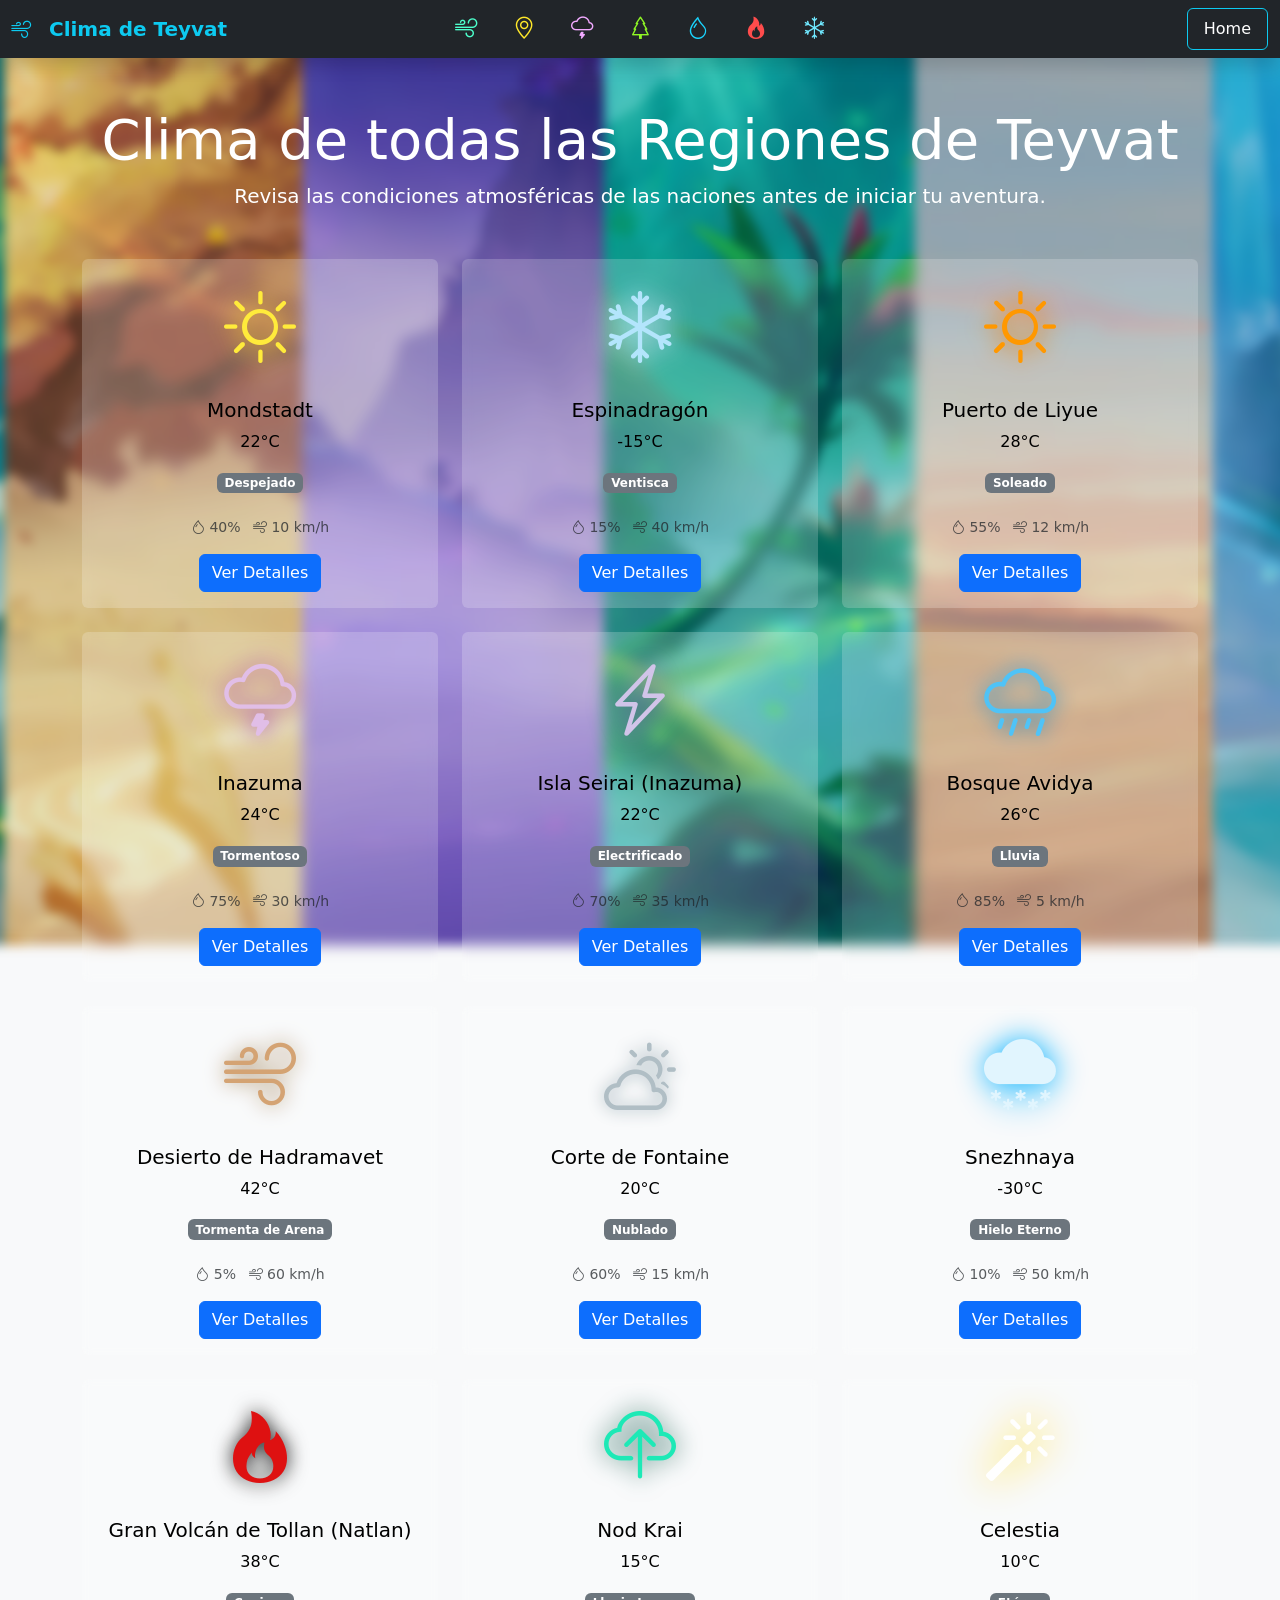
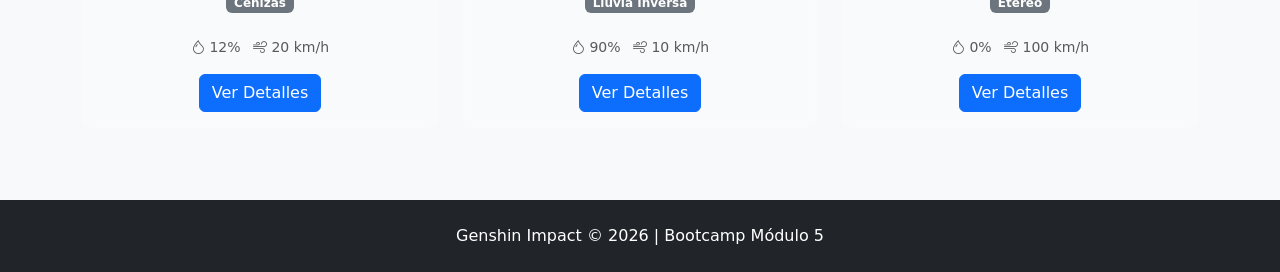
<file: index.html>
<!DOCTYPE html>
<html lang="es">

<head>
    <meta charset="UTF-8">
    <meta name="viewport" content="width=device-width, initial-scale=1.0">
    <title>Teyvat Weather - Inicio</title>
    <link href="https://cdn.jsdelivr.net/npm/bootstrap@5.3.0/dist/css/bootstrap.min.css" rel="stylesheet">
    <link rel="stylesheet" href="https://cdn.jsdelivr.net/npm/bootstrap-icons@1.11.0/font/bootstrap-icons.css">
    <link rel="stylesheet" href="assets/css/styles.css">
</head>

<body class="bg-light d-flex flex-column min-vh-100">

    <header>
       <nav class="navbar navbar-expand-lg navbar-dark bg-dark shadow">
    <div class="container-fluid">
        <a class="navbar-brand fw-bold text-info" href="index.html">
            <i class="bi bi-wind"></i> Clima de Teyvat
        </a>
        
        <div class="nation-icons-container d-none d-lg-flex">
            <i class="bi bi-wind" title="Anemo - Mondstadt"></i>
            <i class="bi bi-geo-alt" title="Geo - Liyue"></i>
            <i class="bi bi-cloud-lightning" title="Electro - Inazuma"></i>
            <i class="bi bi-tree" title="Dendro - Sumeru"></i>
            <i class="bi bi-droplet" title="Hydro - Fontaine"></i>
            <i class="bi bi-fire" title="Pyro - Natlan"></i>
            <i class="bi bi-snow" title="Cryo - Snezhnaya"></i>
        </div>

        <div class="navbar-nav ms-auto">
            <a class="nav-link active border border-info rounded px-3" href="index.html">Home</a>
        </div>
    </div>
</nav>
    </header>

    <main class="container my-5">
        <div class="text-center mb-5">
            <h1 class="display-4">Clima de todas las Regiones de Teyvat</h1>
            <p class="lead">Revisa las condiciones atmosféricas de las naciones antes de iniciar tu aventura.</p>
        </div>

        <div id="contenedor-regiones" class="row">
            <div class="col-12 text-center">
                <p>Cargando datos de Teyvat...</p>
            </div>
        </div>
    </main>

    <footer class="bg-dark text-white text-center py-4 mt-auto">
        <p class="mb-0">Genshin Impact &copy; 2026 | Bootcamp Módulo 5</p>
    </footer>

    <script src="assets/js/WeatherApp.js"></script>
    <script src="assets/js/main.js"></script>
</body>

</html>
</file>
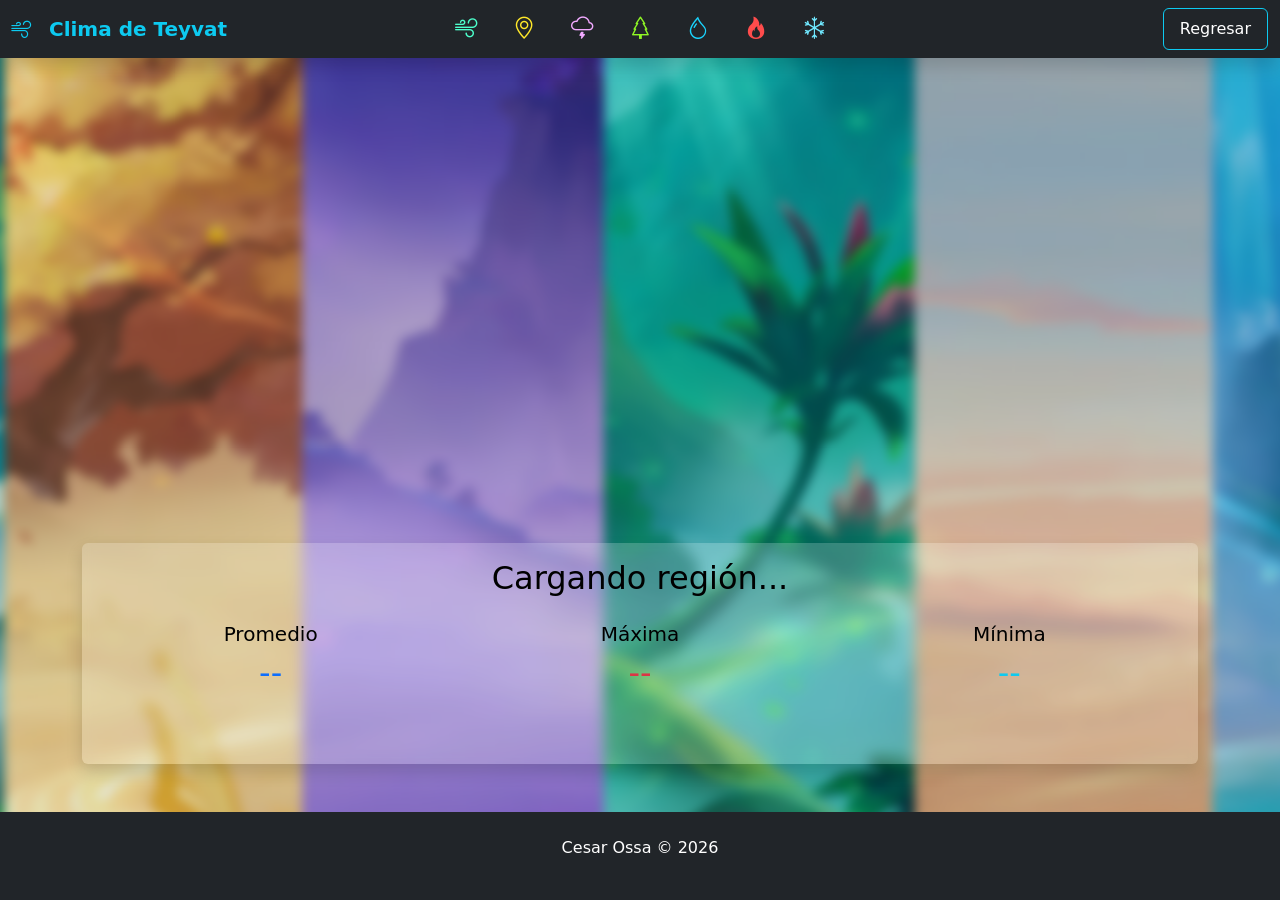
<file: detalle.html>
<!DOCTYPE html>
<html lang="es">

<head>
    <meta charset="UTF-8">
    <meta name="viewport" content="width=device-width, initial-scale=1.0">
    <title>Detalle de Región</title>
    <link href="https://cdn.jsdelivr.net/npm/bootstrap@5.3.0/dist/css/bootstrap.min.css" rel="stylesheet">
    <link rel="stylesheet" href="https://cdn.jsdelivr.net/npm/bootstrap-icons@1.11.0/font/bootstrap-icons.css">
    <link rel="stylesheet" href="assets/css/styles.css">
</head>

<body class="bg-light d-flex flex-column min-vh-100">

    <header>
      <nav class="navbar navbar-expand-lg navbar-dark bg-dark shadow">
    <div class="container-fluid">
        <a class="navbar-brand fw-bold text-info" href="index.html">
            <i class="bi bi-wind"></i> Clima de Teyvat
        </a>
        
        <div class="nation-icons-container d-none d-lg-flex">
            <i class="bi bi-wind" title="Anemo - Mondstadt"></i>
            <i class="bi bi-geo-alt" title="Geo - Liyue"></i>
            <i class="bi bi-cloud-lightning" title="Electro - Inazuma"></i>
            <i class="bi bi-tree" title="Dendro - Sumeru"></i>
            <i class="bi bi-droplet" title="Hydro - Fontaine"></i>
            <i class="bi bi-fire" title="Pyro - Natlan"></i>
            <i class="bi bi-snow" title="Cryo - Snezhnaya"></i>
        </div>

        <div class="navbar-nav ms-auto">
            <a class="nav-link active border border-info rounded px-3" href="index.html">Regresar</a>
        </div>
    </div>
</nav>
    </header>

    <main class="container my-5 flex-grow-1">
        <div id="detalle-contenido" class="row g-4 justify-content-center align-items-start">
        </div>
    </main>

    <section class="container my-5">
        <div class="card shadow">
            <div class="card-body">
                <h2 id="nombre-region" class="card-title text-center mb-4">Cargando región...</h2>

                <div id="seccion-alerta" class="alert alert-info text-center d-none">
                    <span id="alerta-texto"></span>
                </div>

                <div class="row text-center mt-4">
                    <div class="col-4">
                        <h5>Promedio</h5>
                        <p id="temp-promedio" class="h2 text-primary">--</p>
                    </div>
                    <div class="col-4">
                        <h5>Máxima</h5>
                        <p id="temp-maxima" class="h2 text-danger">--</p>
                    </div>
                    <div class="col-4">
                        <h5>Mínima</h5>
                        <p id="temp-minima" class="h2 text-info">--</p>
                    </div>
                </div>

                <div id="pronostico-semanal" class="mt-5">
                </div>
            </div>
        </div>
    </section>

    <footer class="bg-dark text-white text-center py-4 mt-auto">
        <p>Cesar Ossa &copy; 2026</p>
    </footer>

    <script src="assets/js/WeatherApp.js"></script>
    <script src="assets/js/main.js"></script>
</body>

</html>
</file>
<file: assets/css/styles.css>
.card-hover {
    transition: transform 0.3s ease;
    cursor: pointer;
}

.card-hover:hover {
    transform: translateY(-10px);
}

.navbar-brand i {
    margin-right: 10px;
}

body {
    margin: 0;
    padding: 0;
    color: rgb(255, 255, 255);
    position: relative;
}


body::before {
    content: "";
    position: fixed;
    top: 0;
    left: 0;
    width: 100%;
    height: 100%;
  
    background: linear-gradient(rgba(0, 0, 0, 0.1), rgba(0, 0, 0, 0.1)),
                url('../img/AllRegionsTeyvat.jpeg') no-repeat center center;
    background-size: cover;
    filter: blur(5px); 
    transform: scale(1.1); 
    z-index: -1; 
}

.card {
    background-color: rgb(255, 255, 255);
    backdrop-filter: blur(5px);
    color: #000000;
}   

.weather-icon {
    display: inline-block;
    font-size: 4.5rem; 
    margin-bottom: 15px;
    transition: all 0.3s ease;
    filter: drop-shadow(0 0 8px rgba(255, 255, 255, 0.4));
}

.place-card, .card.shadow {
    background-color: rgba(255, 255, 255, 0.2);
    backdrop-filter: blur(5px); 
    border: none;
}

/* Colores específicos para las 12 naciones de Teyvat */

/* Mondstadt y Liyue */
.weather-icon[data-clima="Despejado"] { color: #FFEB3B; filter: drop-shadow(0 0 10px #FDD835); }
.weather-icon[data-clima="Soleado"] { color: #FF9800; filter: drop-shadow(0 0 10px #F57C00); }
.weather-icon[data-clima="Nublado"] { color: #B0BEC5; filter: drop-shadow(0 0 8px #90A4AE); }

/* Espinadragón y Snezhnaya (Frío extremo) */
.weather-icon[data-clima="Ventisca"] { color: #B3E5FC; filter: drop-shadow(0 0 12px #E1F5FE); }
.weather-icon[data-clima="Hielo Eterno"] { color: #E1F5FE; filter: drop-shadow(0 0 15px #00B0FF); }
.weather-icon[data-clima="Nieve"] { color: #FFFFFF; filter: drop-shadow(0 0 10px #B3E5FC); }

/* Inazuma (Electro) */
.weather-icon[data-clima="Tormentoso"] { color: #E1BEE7; filter: drop-shadow(0 0 12px #9C27B0); }
.weather-icon[data-clima="Electrificado"] { color: #D1C4E9; filter: drop-shadow(0 0 15px #673AB7); }

/* Sumeru (Bosque y Desierto) */
.weather-icon[data-clima="Lluvia"] { color: #4FC3F7; filter: drop-shadow(0 0 10px #0288D1); }
.weather-icon[data-clima="Húmedo"] { color: #80CBC4; filter: drop-shadow(0 0 8px #4DB6AC); }
.weather-icon[data-clima="Tormenta de Arena"] { color: #D4A373; filter: drop-shadow(0 0 10px #A68A64); }

/* Fontaine (Agua) */
.weather-icon[data-clima="Clima estable"] { color: #B2FF59; filter: drop-shadow(0 0 10px #76FF03); }

/* Natlan (Fuego y Cenizas) */
.weather-icon[data-clima="Cenizas"] { color: #de1111; filter: drop-shadow(0 0 10px #212121); }
.weather-icon[data-clima="Caluroso"] { color: #FF5722; filter: drop-shadow(0 0 12px #BF360C); }

/* Nod Krai (Lluvia Inversa) */ 
.weather-icon[data-clima="Lluvia Inversa"] { color: #1DE9B6; filter: drop-shadow(0 0 12px #004D40); }

/* Celestia (Etéreo) */
.weather-icon[data-clima="Etéreo"] { color: #ffffff; filter: drop-shadow(0 0 20px #FFD700); }

/* Animación cuando pasas el mouse por la tarjeta */    
.place-card:hover .weather-icon {
    transform: scale(1.15) translateY(-5px);
    filter: drop-shadow(0 0 20px currentColor); /* Brilla con su propio color */
}

/* Contenedor para centrar los iconos */
.nation-icons-container {
    position: absolute;
    left: 50%;
    transform: translateX(-50%);
    display: flex;
    align-items: center;
}

.nation-icons-container i {
    font-size: 1.4rem; 
    margin: 0 18px;    
    cursor: pointer;
    transition: all 0.3s ease;
    filter: saturate(1.5); 
}

.nation-icons-container i:hover {
    transform: scale(1.4) translateY(-3px);
    filter: drop-shadow(0 0 10px currentColor);
}

/* Colores representativos de cada elemento */
.nation-icons-container .bi-wind { color: #7af2cf; }            /* Mondstadt */
.nation-icons-container .bi-geo-alt { color: #ffe667; }         /* Liyue */
.nation-icons-container .bi-cloud-lightning { color: #e1b1ff; } /* Inazuma */
.nation-icons-container .bi-tree { color: #a5ea5e; }            /* Sumeru */
.nation-icons-container .bi-droplet { color: #4cc9f0; }         /* Fontaine */
.nation-icons-container .bi-fire { color: #ff5d5d; }            /* Natlan */
.nation-icons-container .bi-snow { color: #90e0ef; }            /* Snezhnaya */
</file>
